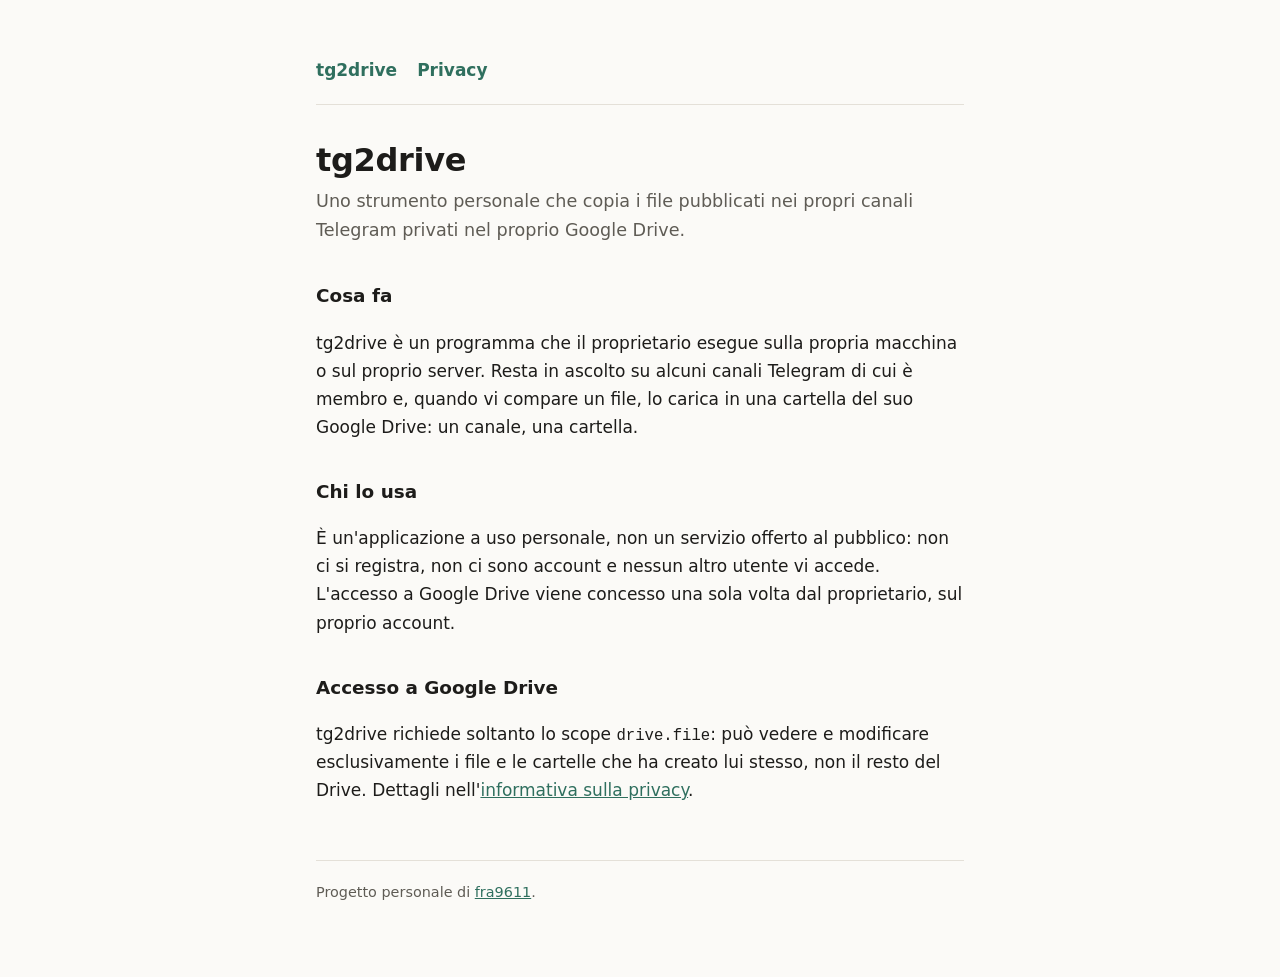
<file: index.html>
<!doctype html>
<html lang="it">
<head>
  <meta charset="utf-8">
  <meta name="viewport" content="width=device-width, initial-scale=1">
  <title>tg2drive</title>
  <meta name="description" content="Archivia i file dei propri canali Telegram privati nel proprio Google Drive.">
  <link rel="stylesheet" href="style.css">
</head>
<body>
  <main>
    <nav><a href="./">tg2drive</a><a href="privacy.html">Privacy</a></nav>

    <h1>tg2drive</h1>
    <p class="lead">Uno strumento personale che copia i file pubblicati nei propri
      canali Telegram privati nel proprio Google Drive.</p>

    <h2>Cosa fa</h2>
    <p>tg2drive è un programma che il proprietario esegue sulla propria macchina o
      sul proprio server. Resta in ascolto su alcuni canali Telegram di cui è
      membro e, quando vi compare un file, lo carica in una cartella del suo
      Google Drive: un canale, una cartella.</p>

    <h2>Chi lo usa</h2>
    <p>È un'applicazione a uso personale, non un servizio offerto al pubblico:
      non ci si registra, non ci sono account e nessun altro utente vi accede.
      L'accesso a Google Drive viene concesso una sola volta dal proprietario,
      sul proprio account.</p>

    <h2>Accesso a Google Drive</h2>
    <p>tg2drive richiede soltanto lo scope <code>drive.file</code>: può vedere e
      modificare esclusivamente i file e le cartelle che ha creato lui stesso,
      non il resto del Drive. Dettagli nell'<a href="privacy.html">informativa sulla
      privacy</a>.</p>

    <footer>Progetto personale di <a href="https://github.com/fra9611">fra9611</a>.</footer>
  </main>
</body>
</html>
</file>
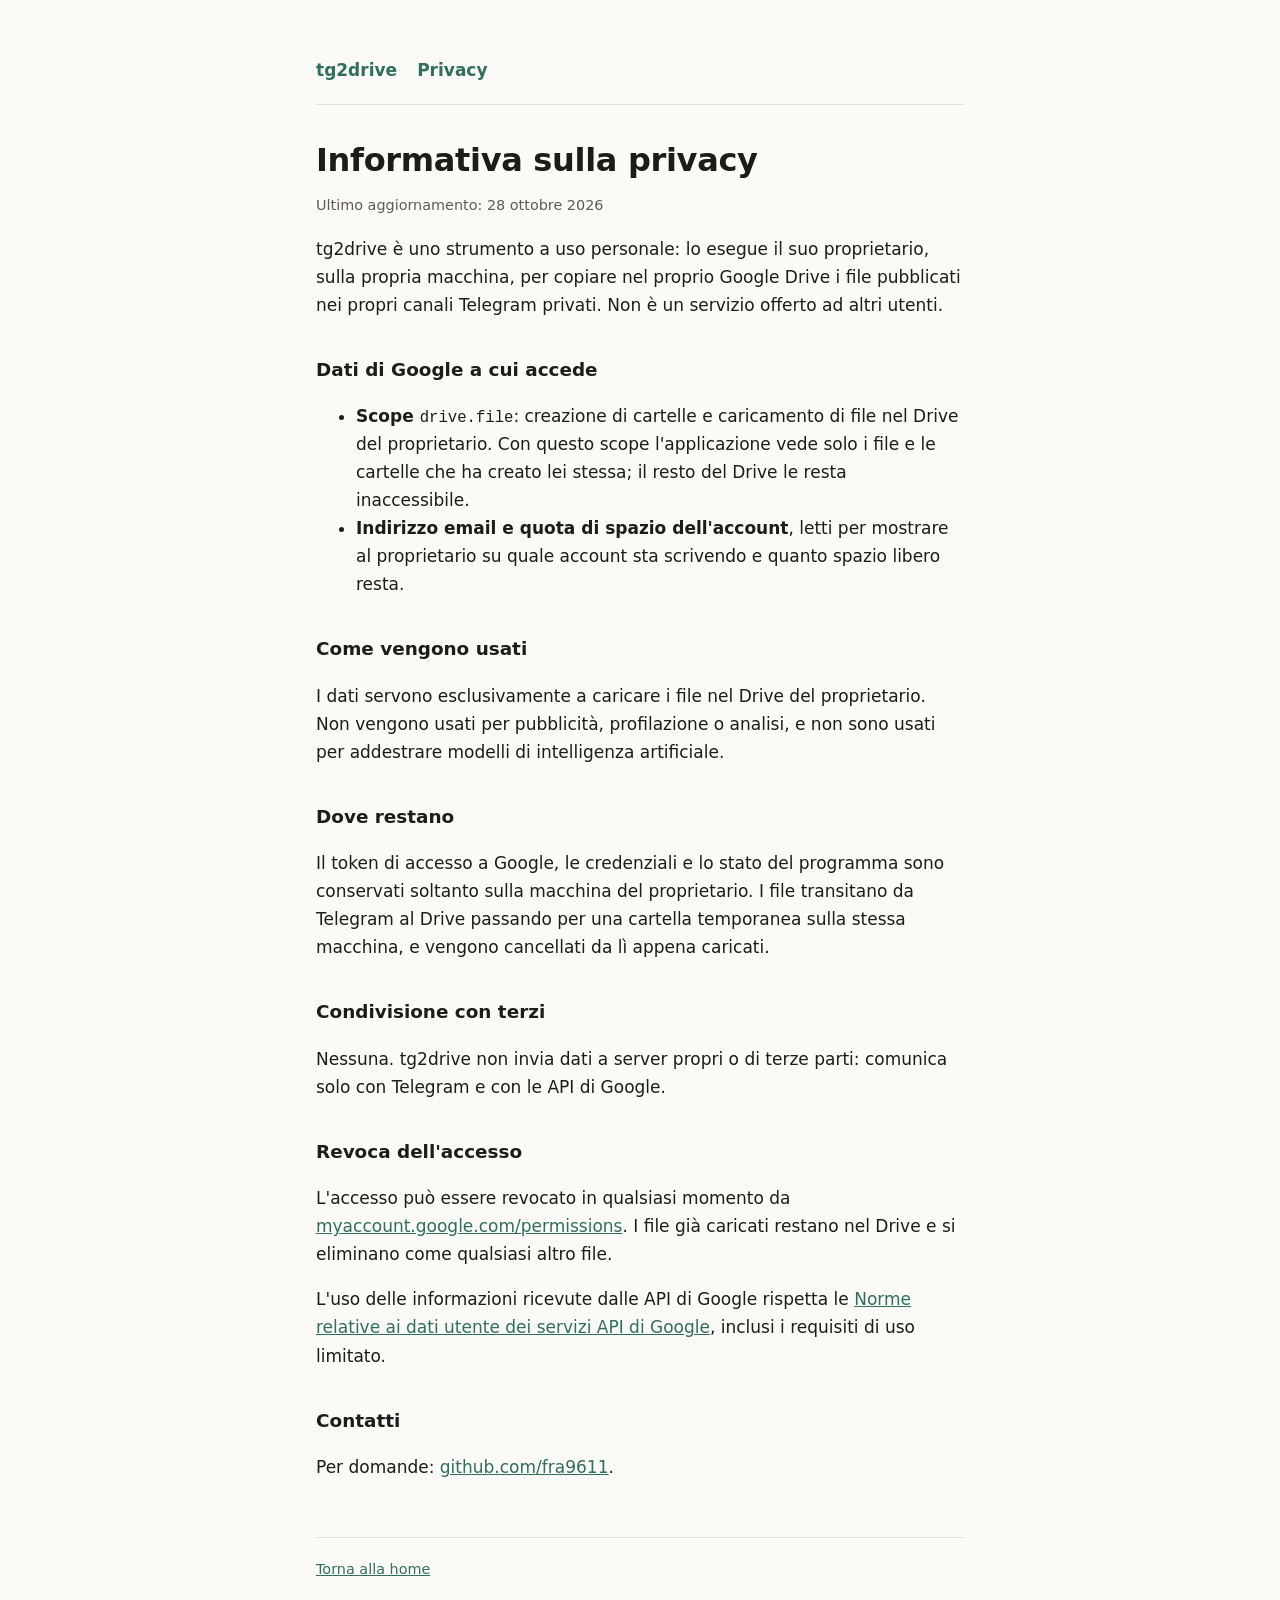
<file: privacy.html>
<!doctype html>
<html lang="it">
<head>
  <meta charset="utf-8">
  <meta name="viewport" content="width=device-width, initial-scale=1">
  <title>tg2drive · Privacy</title>
  <meta name="description" content="Informativa sulla privacy di tg2drive.">
  <link rel="stylesheet" href="style.css">
</head>
<body>
  <main>
    <nav><a href="./">tg2drive</a><a href="privacy.html">Privacy</a></nav>

    <h1>Informativa sulla privacy</h1>
    <p class="meta">Ultimo aggiornamento: 28 ottobre 2026</p>

    <p>tg2drive è uno strumento a uso personale: lo esegue il suo proprietario,
      sulla propria macchina, per copiare nel proprio Google Drive i file
      pubblicati nei propri canali Telegram privati. Non è un servizio offerto
      ad altri utenti.</p>

    <h2>Dati di Google a cui accede</h2>
    <ul>
      <li><strong>Scope <code>drive.file</code></strong>: creazione di cartelle e
        caricamento di file nel Drive del proprietario. Con questo scope
        l'applicazione vede solo i file e le cartelle che ha creato lei stessa;
        il resto del Drive le resta inaccessibile.</li>
      <li><strong>Indirizzo email e quota di spazio dell'account</strong>, letti
        per mostrare al proprietario su quale account sta scrivendo e quanto
        spazio libero resta.</li>
    </ul>

    <h2>Come vengono usati</h2>
    <p>I dati servono esclusivamente a caricare i file nel Drive del
      proprietario. Non vengono usati per pubblicità, profilazione o analisi,
      e non sono usati per addestrare modelli di intelligenza artificiale.</p>

    <h2>Dove restano</h2>
    <p>Il token di accesso a Google, le credenziali e lo stato del programma
      sono conservati soltanto sulla macchina del proprietario. I file
      transitano da Telegram al Drive passando per una cartella temporanea
      sulla stessa macchina, e vengono cancellati da lì appena caricati.</p>

    <h2>Condivisione con terzi</h2>
    <p>Nessuna. tg2drive non invia dati a server propri o di terze parti:
      comunica solo con Telegram e con le API di Google.</p>

    <h2>Revoca dell'accesso</h2>
    <p>L'accesso può essere revocato in qualsiasi momento da
      <a href="https://myaccount.google.com/permissions">myaccount.google.com/permissions</a>.
      I file già caricati restano nel Drive e si eliminano come qualsiasi altro
      file.</p>

    <p>L'uso delle informazioni ricevute dalle API di Google rispetta le
      <a href="https://developers.google.com/terms/api-services-user-data-policy">Norme
      relative ai dati utente dei servizi API di Google</a>, inclusi i requisiti
      di uso limitato.</p>

    <h2>Contatti</h2>
    <p>Per domande: <a href="https://github.com/fra9611">github.com/fra9611</a>.</p>

    <footer><a href="./">Torna alla home</a></footer>
  </main>
</body>
</html>
</file>
<file: style.css>
:root {
  --bg: #fbfaf7;
  --fg: #1d1c1a;
  --muted: #5f5c55;
  --line: #e4e0d8;
  --accent: #2f6f5e;
  color-scheme: light dark;
}
@media (prefers-color-scheme: dark) {
  :root {
    --bg: #151614;
    --fg: #ecebe6;
    --muted: #a7a59d;
    --line: #2c2e2a;
    --accent: #7cc2ad;
  }
}
* { box-sizing: border-box; }
body {
  margin: 0;
  background: var(--bg);
  color: var(--fg);
  font: 17px/1.65 ui-sans-serif, system-ui, -apple-system, "Segoe UI", sans-serif;
}
main { max-width: 680px; margin: 0 auto; padding: 56px 16px 72px; }
h1 { font-size: 2rem; line-height: 1.2; margin: 0 0 8px; letter-spacing: -0.01em; }
h2 { font-size: 1.15rem; margin: 36px 0 8px; }
p, li { color: var(--fg); }
.lead { color: var(--muted); font-size: 1.1rem; margin-top: 0; }
.meta { color: var(--muted); font-size: 0.9rem; }
a { color: var(--accent); }
code { font: 0.92em ui-monospace, SFMono-Regular, Menlo, monospace; }
nav { display: flex; gap: 20px; padding-bottom: 20px; margin-bottom: 36px; border-bottom: 1px solid var(--line); }
nav a { text-decoration: none; font-weight: 600; }
footer { margin-top: 56px; padding-top: 20px; border-top: 1px solid var(--line); color: var(--muted); font-size: 0.9rem; }
</file>
